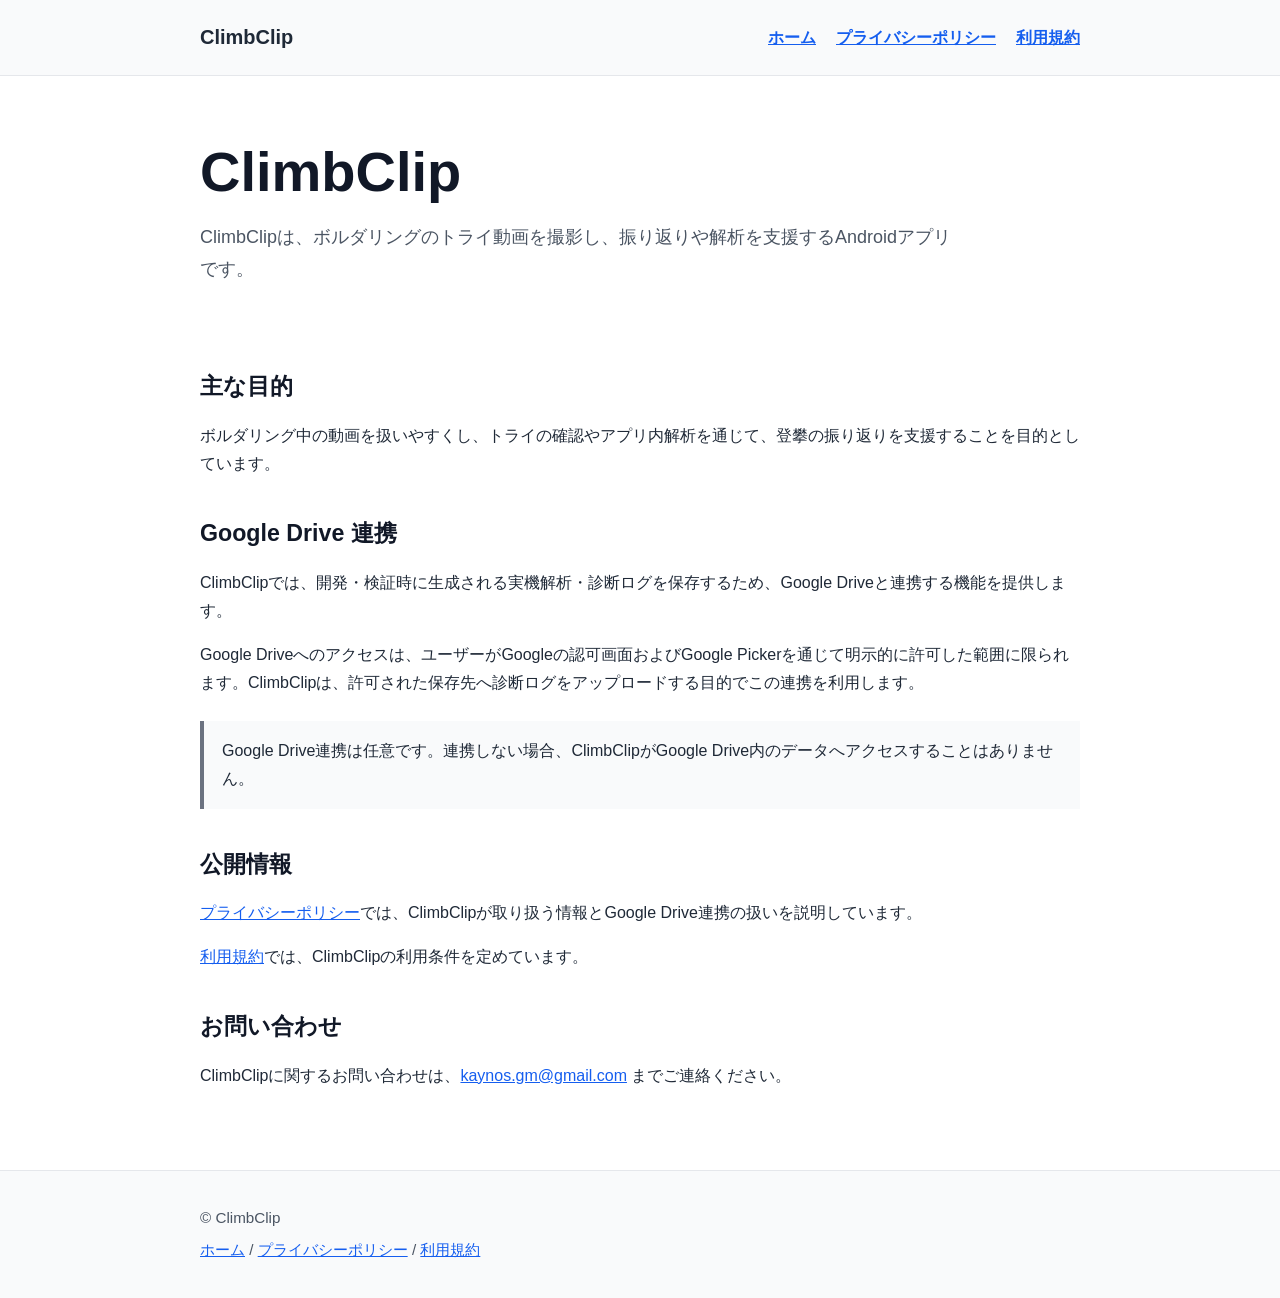
<file: index.html>
<!doctype html>
<html lang="ja">
<head>
  <meta charset="utf-8">
  <meta name="viewport" content="width=device-width, initial-scale=1">
  <meta name="description" content="ClimbClipは、ボルダリング動画の撮影・解析を支援するAndroidアプリです。">
  <title>ClimbClip</title>
  <link rel="stylesheet" href="style.css">
</head>
<body>
  <header class="site-header">
    <div class="container header-inner">
      <p class="site-title"><a href="index.html">ClimbClip</a></p>
      <nav class="site-nav" aria-label="主要ナビゲーション">
        <a href="index.html">ホーム</a>
        <a href="privacy.html">プライバシーポリシー</a>
        <a href="terms.html">利用規約</a>
      </nav>
    </div>
  </header>

  <main class="container">
    <div class="hero">
      <h1>ClimbClip</h1>
      <p class="lead">ClimbClipは、ボルダリングのトライ動画を撮影し、振り返りや解析を支援するAndroidアプリです。</p>
    </div>

    <section>
      <h2>主な目的</h2>
      <p>ボルダリング中の動画を扱いやすくし、トライの確認やアプリ内解析を通じて、登攀の振り返りを支援することを目的としています。</p>
    </section>

    <section>
      <h2>Google Drive 連携</h2>
      <p>ClimbClipでは、開発・検証時に生成される実機解析・診断ログを保存するため、Google Driveと連携する機能を提供します。</p>
      <p>Google Driveへのアクセスは、ユーザーがGoogleの認可画面およびGoogle Pickerを通じて明示的に許可した範囲に限られます。ClimbClipは、許可された保存先へ診断ログをアップロードする目的でこの連携を利用します。</p>
      <div class="notice">Google Drive連携は任意です。連携しない場合、ClimbClipがGoogle Drive内のデータへアクセスすることはありません。</div>
    </section>

    <section>
      <h2>公開情報</h2>
      <p><a href="privacy.html">プライバシーポリシー</a>では、ClimbClipが取り扱う情報とGoogle Drive連携の扱いを説明しています。</p>
      <p><a href="terms.html">利用規約</a>では、ClimbClipの利用条件を定めています。</p>
    </section>

    <section>
      <h2>お問い合わせ</h2>
      <p>ClimbClipに関するお問い合わせは、<a href="mailto:kaynos.gm@gmail.com">kaynos.gm@gmail.com</a> までご連絡ください。</p>
    </section>
  </main>

  <footer class="site-footer">
    <div class="container">
      <p>© ClimbClip</p>
      <p><a href="index.html">ホーム</a> / <a href="privacy.html">プライバシーポリシー</a> / <a href="terms.html">利用規約</a></p>
    </div>
  </footer>
</body>
</html>
</file>
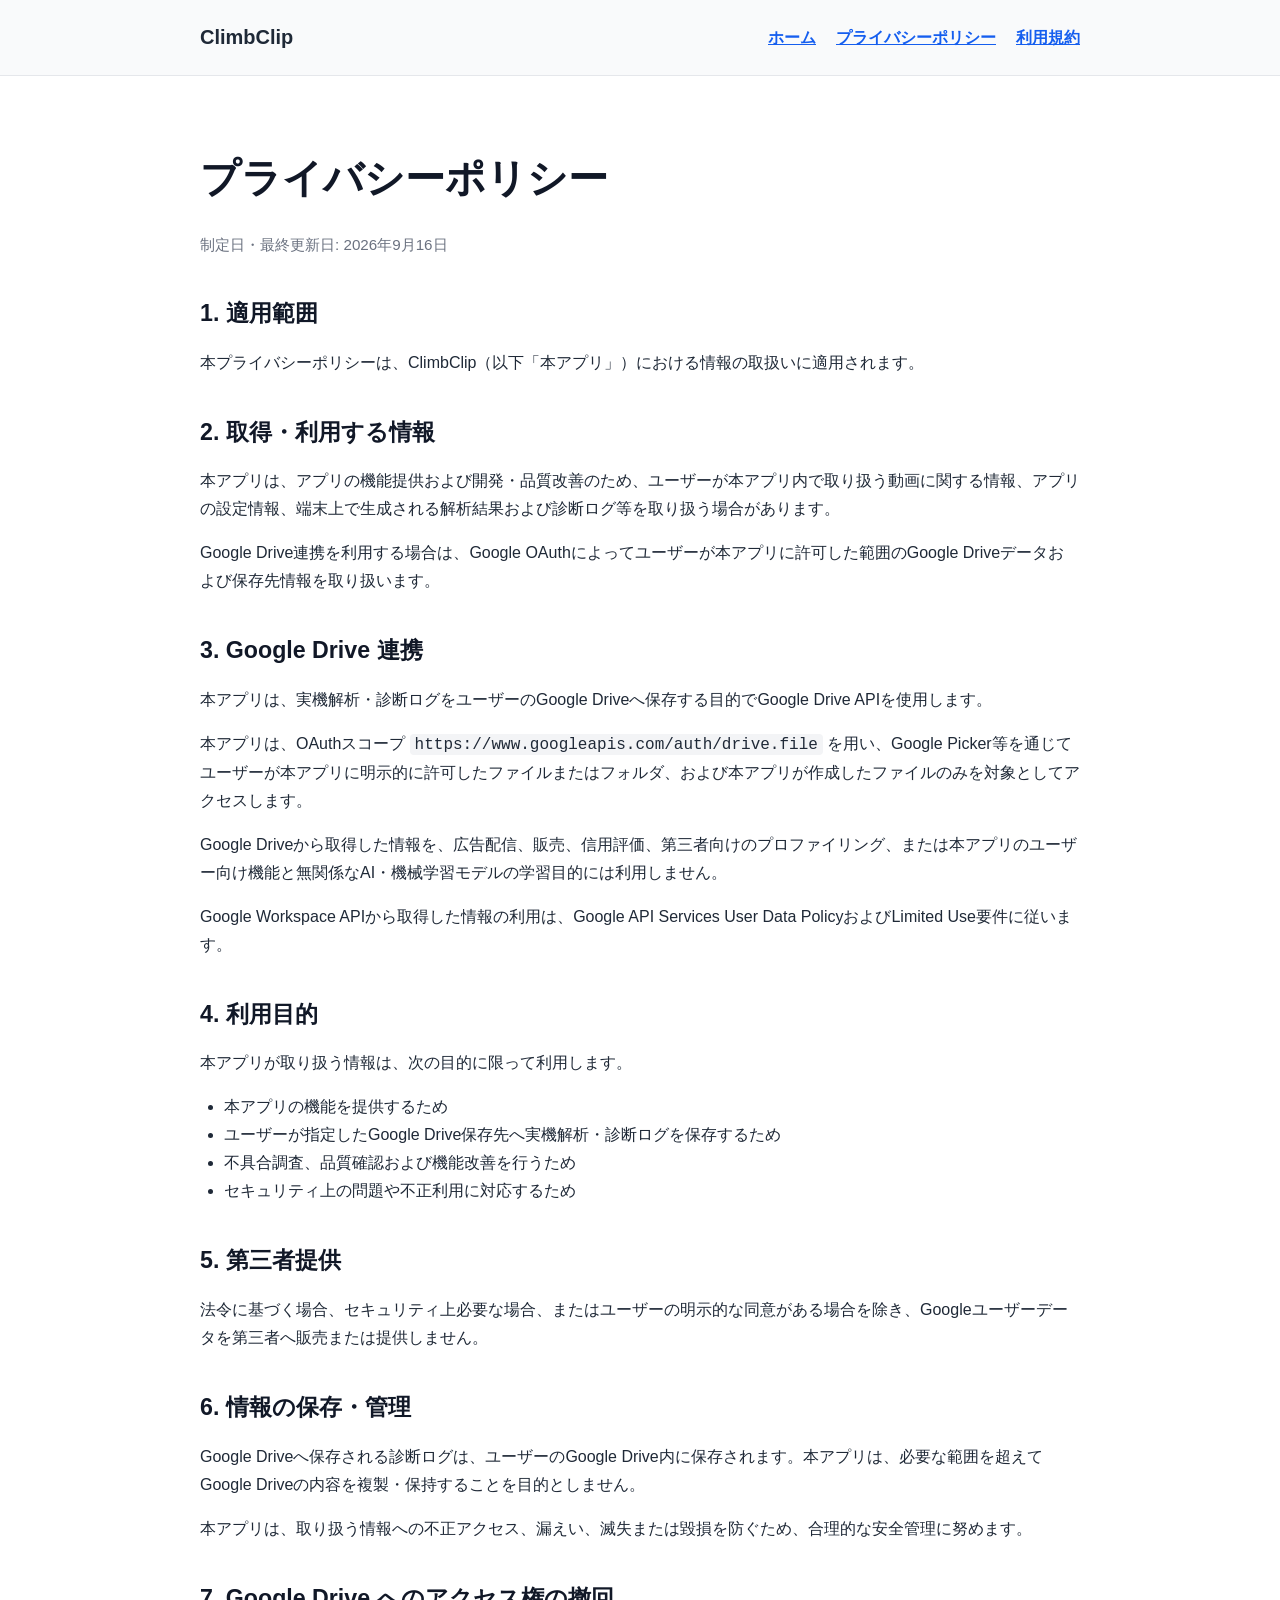
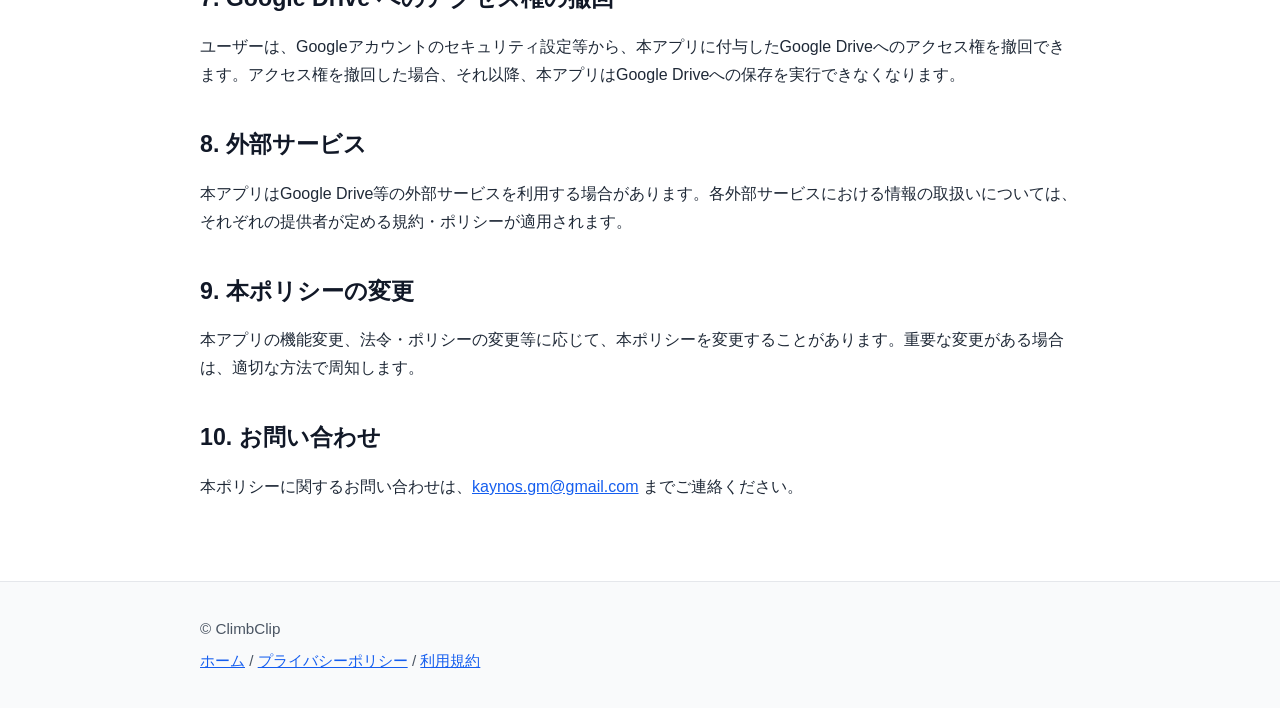
<file: privacy.html>
<!doctype html>
<html lang="ja">
<head>
  <meta charset="utf-8">
  <meta name="viewport" content="width=device-width, initial-scale=1">
  <meta name="description" content="ClimbClipのプライバシーポリシーです。">
  <title>プライバシーポリシー | ClimbClip</title>
  <link rel="stylesheet" href="style.css">
</head>
<body>
  <header class="site-header">
    <div class="container header-inner">
      <p class="site-title"><a href="index.html">ClimbClip</a></p>
      <nav class="site-nav" aria-label="主要ナビゲーション">
        <a href="index.html">ホーム</a>
        <a href="privacy.html" aria-current="page">プライバシーポリシー</a>
        <a href="terms.html">利用規約</a>
      </nav>
    </div>
  </header>

  <main class="container">
    <h1>プライバシーポリシー</h1>
    <p class="meta">制定日・最終更新日: 2026年9月16日</p>

    <section>
      <h2>1. 適用範囲</h2>
      <p>本プライバシーポリシーは、ClimbClip（以下「本アプリ」）における情報の取扱いに適用されます。</p>
    </section>

    <section>
      <h2>2. 取得・利用する情報</h2>
      <p>本アプリは、アプリの機能提供および開発・品質改善のため、ユーザーが本アプリ内で取り扱う動画に関する情報、アプリの設定情報、端末上で生成される解析結果および診断ログ等を取り扱う場合があります。</p>
      <p>Google Drive連携を利用する場合は、Google OAuthによってユーザーが本アプリに許可した範囲のGoogle Driveデータおよび保存先情報を取り扱います。</p>
    </section>

    <section>
      <h2>3. Google Drive 連携</h2>
      <p>本アプリは、実機解析・診断ログをユーザーのGoogle Driveへ保存する目的でGoogle Drive APIを使用します。</p>
      <p>本アプリは、OAuthスコープ <code>https://www.googleapis.com/auth/drive.file</code> を用い、Google Picker等を通じてユーザーが本アプリに明示的に許可したファイルまたはフォルダ、および本アプリが作成したファイルのみを対象としてアクセスします。</p>
      <p>Google Driveから取得した情報を、広告配信、販売、信用評価、第三者向けのプロファイリング、または本アプリのユーザー向け機能と無関係なAI・機械学習モデルの学習目的には利用しません。</p>
      <p>Google Workspace APIから取得した情報の利用は、Google API Services User Data PolicyおよびLimited Use要件に従います。</p>
    </section>

    <section>
      <h2>4. 利用目的</h2>
      <p>本アプリが取り扱う情報は、次の目的に限って利用します。</p>
      <ul>
        <li>本アプリの機能を提供するため</li>
        <li>ユーザーが指定したGoogle Drive保存先へ実機解析・診断ログを保存するため</li>
        <li>不具合調査、品質確認および機能改善を行うため</li>
        <li>セキュリティ上の問題や不正利用に対応するため</li>
      </ul>
    </section>

    <section>
      <h2>5. 第三者提供</h2>
      <p>法令に基づく場合、セキュリティ上必要な場合、またはユーザーの明示的な同意がある場合を除き、Googleユーザーデータを第三者へ販売または提供しません。</p>
    </section>

    <section>
      <h2>6. 情報の保存・管理</h2>
      <p>Google Driveへ保存される診断ログは、ユーザーのGoogle Drive内に保存されます。本アプリは、必要な範囲を超えてGoogle Driveの内容を複製・保持することを目的としません。</p>
      <p>本アプリは、取り扱う情報への不正アクセス、漏えい、滅失または毀損を防ぐため、合理的な安全管理に努めます。</p>
    </section>

    <section>
      <h2>7. Google Drive へのアクセス権の撤回</h2>
      <p>ユーザーは、Googleアカウントのセキュリティ設定等から、本アプリに付与したGoogle Driveへのアクセス権を撤回できます。アクセス権を撤回した場合、それ以降、本アプリはGoogle Driveへの保存を実行できなくなります。</p>
    </section>

    <section>
      <h2>8. 外部サービス</h2>
      <p>本アプリはGoogle Drive等の外部サービスを利用する場合があります。各外部サービスにおける情報の取扱いについては、それぞれの提供者が定める規約・ポリシーが適用されます。</p>
    </section>

    <section>
      <h2>9. 本ポリシーの変更</h2>
      <p>本アプリの機能変更、法令・ポリシーの変更等に応じて、本ポリシーを変更することがあります。重要な変更がある場合は、適切な方法で周知します。</p>
    </section>

    <section>
      <h2>10. お問い合わせ</h2>
      <p>本ポリシーに関するお問い合わせは、<a href="mailto:kaynos.gm@gmail.com">kaynos.gm@gmail.com</a> までご連絡ください。</p>
    </section>
  </main>

  <footer class="site-footer">
    <div class="container">
      <p>© ClimbClip</p>
      <p><a href="index.html">ホーム</a> / <a href="privacy.html">プライバシーポリシー</a> / <a href="terms.html">利用規約</a></p>
    </div>
  </footer>
</body>
</html>
</file>
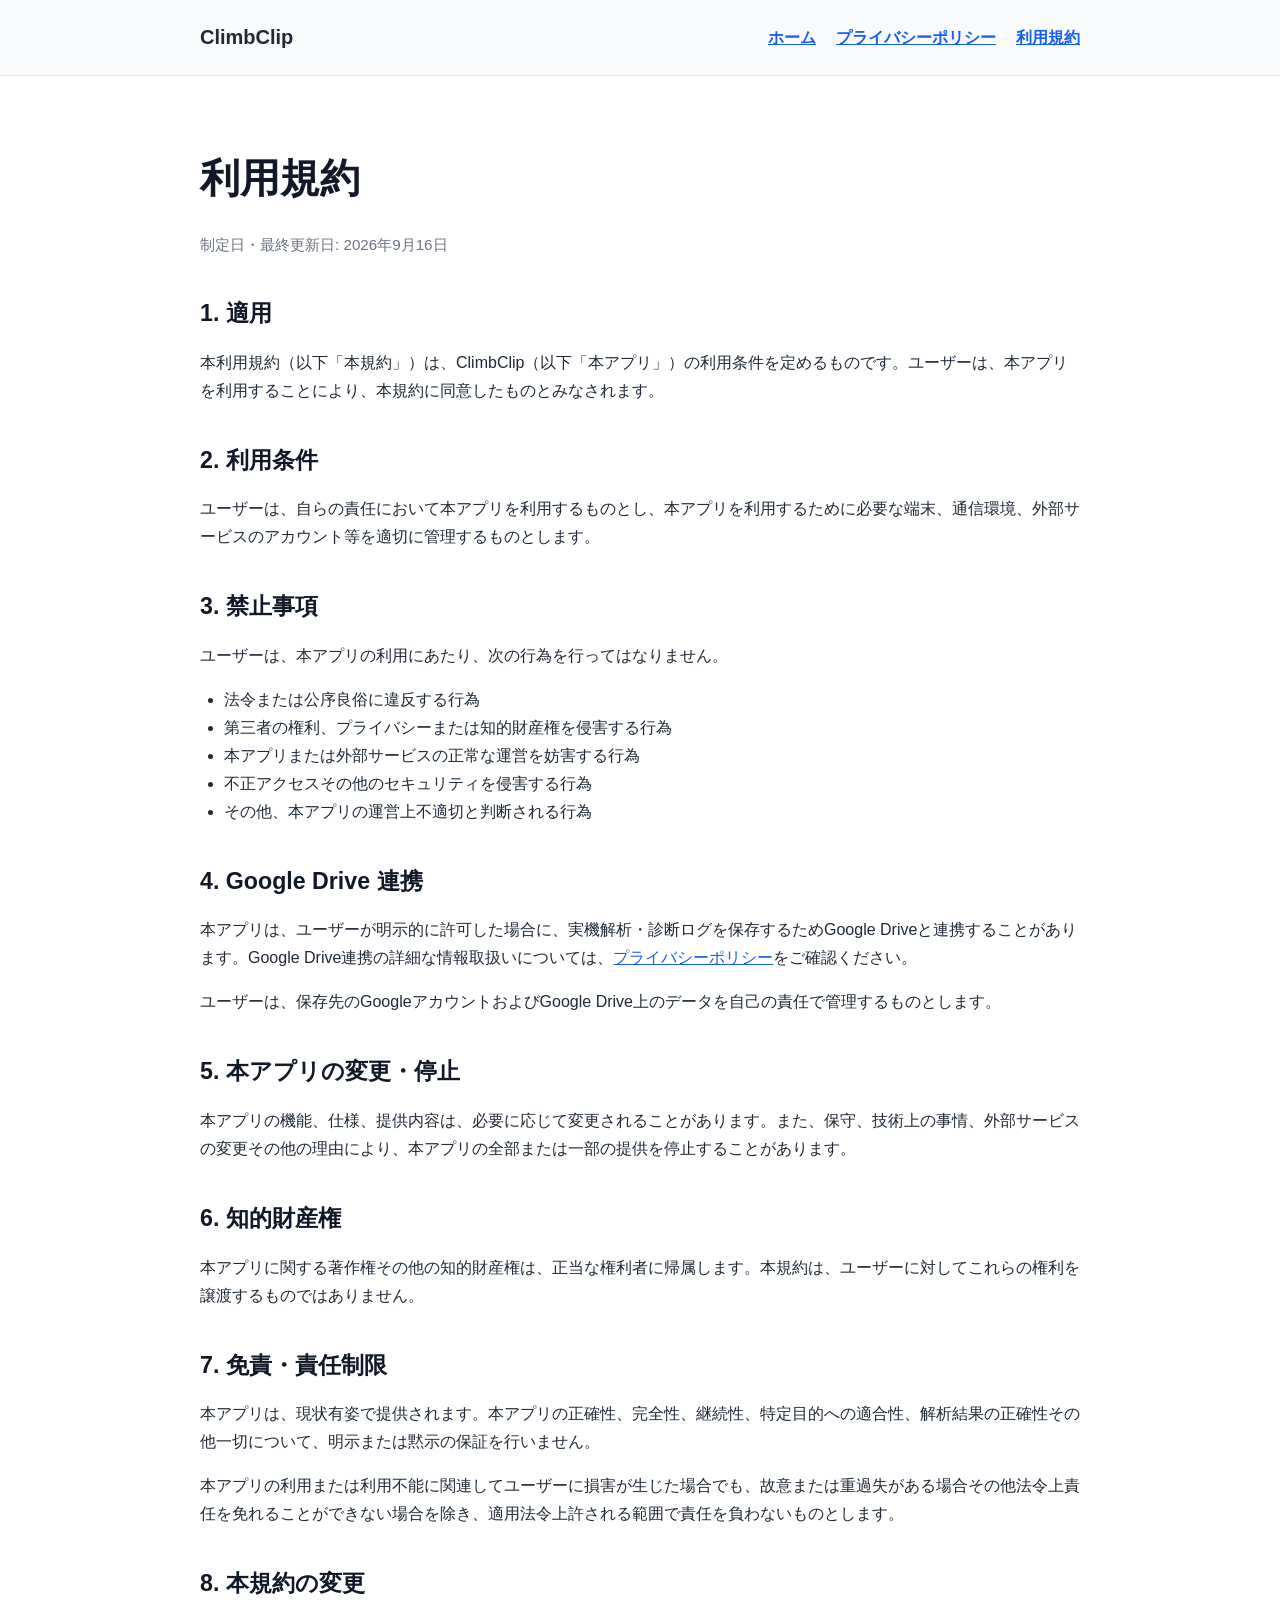
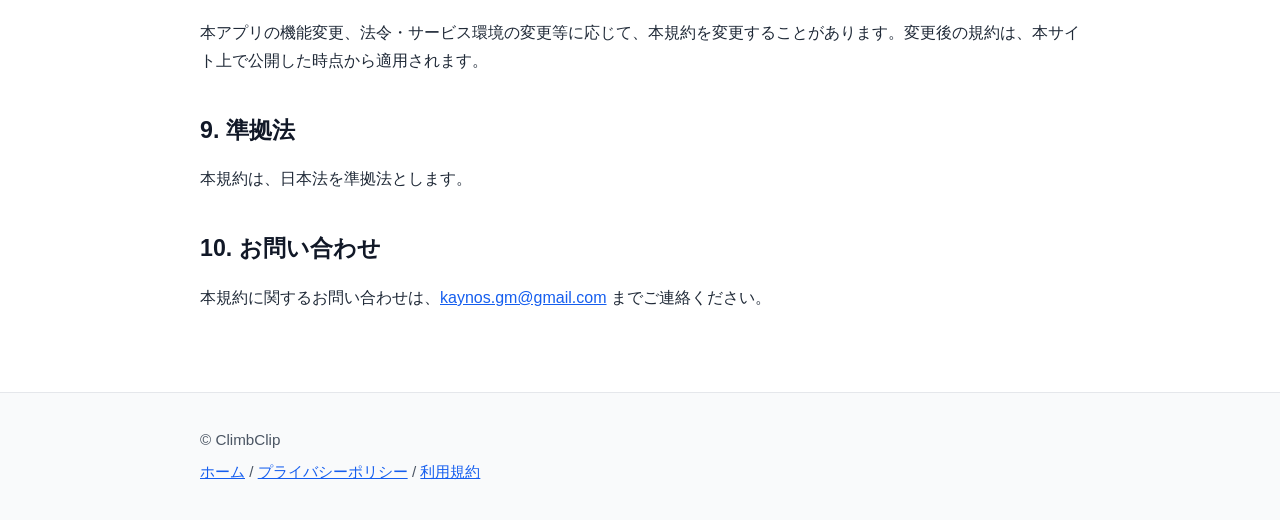
<file: terms.html>
<!doctype html>
<html lang="ja">
<head>
  <meta charset="utf-8">
  <meta name="viewport" content="width=device-width, initial-scale=1">
  <meta name="description" content="ClimbClipの利用規約です。">
  <title>利用規約 | ClimbClip</title>
  <link rel="stylesheet" href="style.css">
</head>
<body>
  <header class="site-header">
    <div class="container header-inner">
      <p class="site-title"><a href="index.html">ClimbClip</a></p>
      <nav class="site-nav" aria-label="主要ナビゲーション">
        <a href="index.html">ホーム</a>
        <a href="privacy.html">プライバシーポリシー</a>
        <a href="terms.html" aria-current="page">利用規約</a>
      </nav>
    </div>
  </header>

  <main class="container">
    <h1>利用規約</h1>
    <p class="meta">制定日・最終更新日: 2026年9月16日</p>

    <section>
      <h2>1. 適用</h2>
      <p>本利用規約（以下「本規約」）は、ClimbClip（以下「本アプリ」）の利用条件を定めるものです。ユーザーは、本アプリを利用することにより、本規約に同意したものとみなされます。</p>
    </section>

    <section>
      <h2>2. 利用条件</h2>
      <p>ユーザーは、自らの責任において本アプリを利用するものとし、本アプリを利用するために必要な端末、通信環境、外部サービスのアカウント等を適切に管理するものとします。</p>
    </section>

    <section>
      <h2>3. 禁止事項</h2>
      <p>ユーザーは、本アプリの利用にあたり、次の行為を行ってはなりません。</p>
      <ul>
        <li>法令または公序良俗に違反する行為</li>
        <li>第三者の権利、プライバシーまたは知的財産権を侵害する行為</li>
        <li>本アプリまたは外部サービスの正常な運営を妨害する行為</li>
        <li>不正アクセスその他のセキュリティを侵害する行為</li>
        <li>その他、本アプリの運営上不適切と判断される行為</li>
      </ul>
    </section>

    <section>
      <h2>4. Google Drive 連携</h2>
      <p>本アプリは、ユーザーが明示的に許可した場合に、実機解析・診断ログを保存するためGoogle Driveと連携することがあります。Google Drive連携の詳細な情報取扱いについては、<a href="privacy.html">プライバシーポリシー</a>をご確認ください。</p>
      <p>ユーザーは、保存先のGoogleアカウントおよびGoogle Drive上のデータを自己の責任で管理するものとします。</p>
    </section>

    <section>
      <h2>5. 本アプリの変更・停止</h2>
      <p>本アプリの機能、仕様、提供内容は、必要に応じて変更されることがあります。また、保守、技術上の事情、外部サービスの変更その他の理由により、本アプリの全部または一部の提供を停止することがあります。</p>
    </section>

    <section>
      <h2>6. 知的財産権</h2>
      <p>本アプリに関する著作権その他の知的財産権は、正当な権利者に帰属します。本規約は、ユーザーに対してこれらの権利を譲渡するものではありません。</p>
    </section>

    <section>
      <h2>7. 免責・責任制限</h2>
      <p>本アプリは、現状有姿で提供されます。本アプリの正確性、完全性、継続性、特定目的への適合性、解析結果の正確性その他一切について、明示または黙示の保証を行いません。</p>
      <p>本アプリの利用または利用不能に関連してユーザーに損害が生じた場合でも、故意または重過失がある場合その他法令上責任を免れることができない場合を除き、適用法令上許される範囲で責任を負わないものとします。</p>
    </section>

    <section>
      <h2>8. 本規約の変更</h2>
      <p>本アプリの機能変更、法令・サービス環境の変更等に応じて、本規約を変更することがあります。変更後の規約は、本サイト上で公開した時点から適用されます。</p>
    </section>

    <section>
      <h2>9. 準拠法</h2>
      <p>本規約は、日本法を準拠法とします。</p>
    </section>

    <section>
      <h2>10. お問い合わせ</h2>
      <p>本規約に関するお問い合わせは、<a href="mailto:kaynos.gm@gmail.com">kaynos.gm@gmail.com</a> までご連絡ください。</p>
    </section>
  </main>

  <footer class="site-footer">
    <div class="container">
      <p>© ClimbClip</p>
      <p><a href="index.html">ホーム</a> / <a href="privacy.html">プライバシーポリシー</a> / <a href="terms.html">利用規約</a></p>
    </div>
  </footer>
</body>
</html>
</file>
<file: style.css>
:root {
  color-scheme: light;
  font-family: -apple-system, BlinkMacSystemFont, "Segoe UI", "Hiragino Kaku Gothic ProN", "Yu Gothic", Meiryo, sans-serif;
  line-height: 1.75;
  color: #1f2937;
  background: #ffffff;
}

* { box-sizing: border-box; }

body {
  margin: 0;
  background: #ffffff;
  color: #1f2937;
}

a { color: #155eef; }
a:hover { text-decoration-thickness: 2px; }
a:focus-visible { outline: 3px solid #93c5fd; outline-offset: 3px; }

.site-header {
  border-bottom: 1px solid #e5e7eb;
  background: #f9fafb;
}

.container {
  width: min(100% - 32px, 880px);
  margin: 0 auto;
}

.header-inner {
  display: flex;
  flex-wrap: wrap;
  align-items: center;
  justify-content: space-between;
  gap: 16px;
  padding: 20px 0;
}

.site-title {
  margin: 0;
  font-size: 1.25rem;
  font-weight: 700;
}

.site-title a { color: inherit; text-decoration: none; }

.site-nav { display: flex; flex-wrap: wrap; gap: 12px 20px; }
.site-nav a { font-weight: 600; }

main { padding: 48px 0 64px; }

.hero { padding: 16px 0 28px; }
.hero h1 { margin: 0 0 16px; font-size: clamp(2rem, 7vw, 3.5rem); line-height: 1.15; }
.lead { font-size: 1.125rem; color: #4b5563; max-width: 48rem; }

section { margin-top: 40px; }
h1, h2, h3 { color: #111827; line-height: 1.35; }
h1 { font-size: clamp(1.8rem, 5vw, 2.5rem); }
h2 { margin-top: 0; font-size: 1.45rem; }
h3 { font-size: 1.1rem; }

.notice {
  margin: 24px 0;
  padding: 16px 18px;
  border-left: 4px solid #6b7280;
  background: #f9fafb;
}

.meta { color: #6b7280; font-size: 0.95rem; }

.site-footer {
  border-top: 1px solid #e5e7eb;
  background: #f9fafb;
  padding: 28px 0;
  color: #4b5563;
  font-size: 0.95rem;
}

.site-footer p { margin: 6px 0; }

ul, ol { padding-left: 1.5rem; }
code { font-family: ui-monospace, SFMono-Regular, Menlo, Consolas, monospace; background: #f3f4f6; padding: 0.1em 0.3em; border-radius: 4px; }

@media (max-width: 640px) {
  .header-inner { align-items: flex-start; flex-direction: column; }
  main { padding-top: 32px; }
}
</file>
